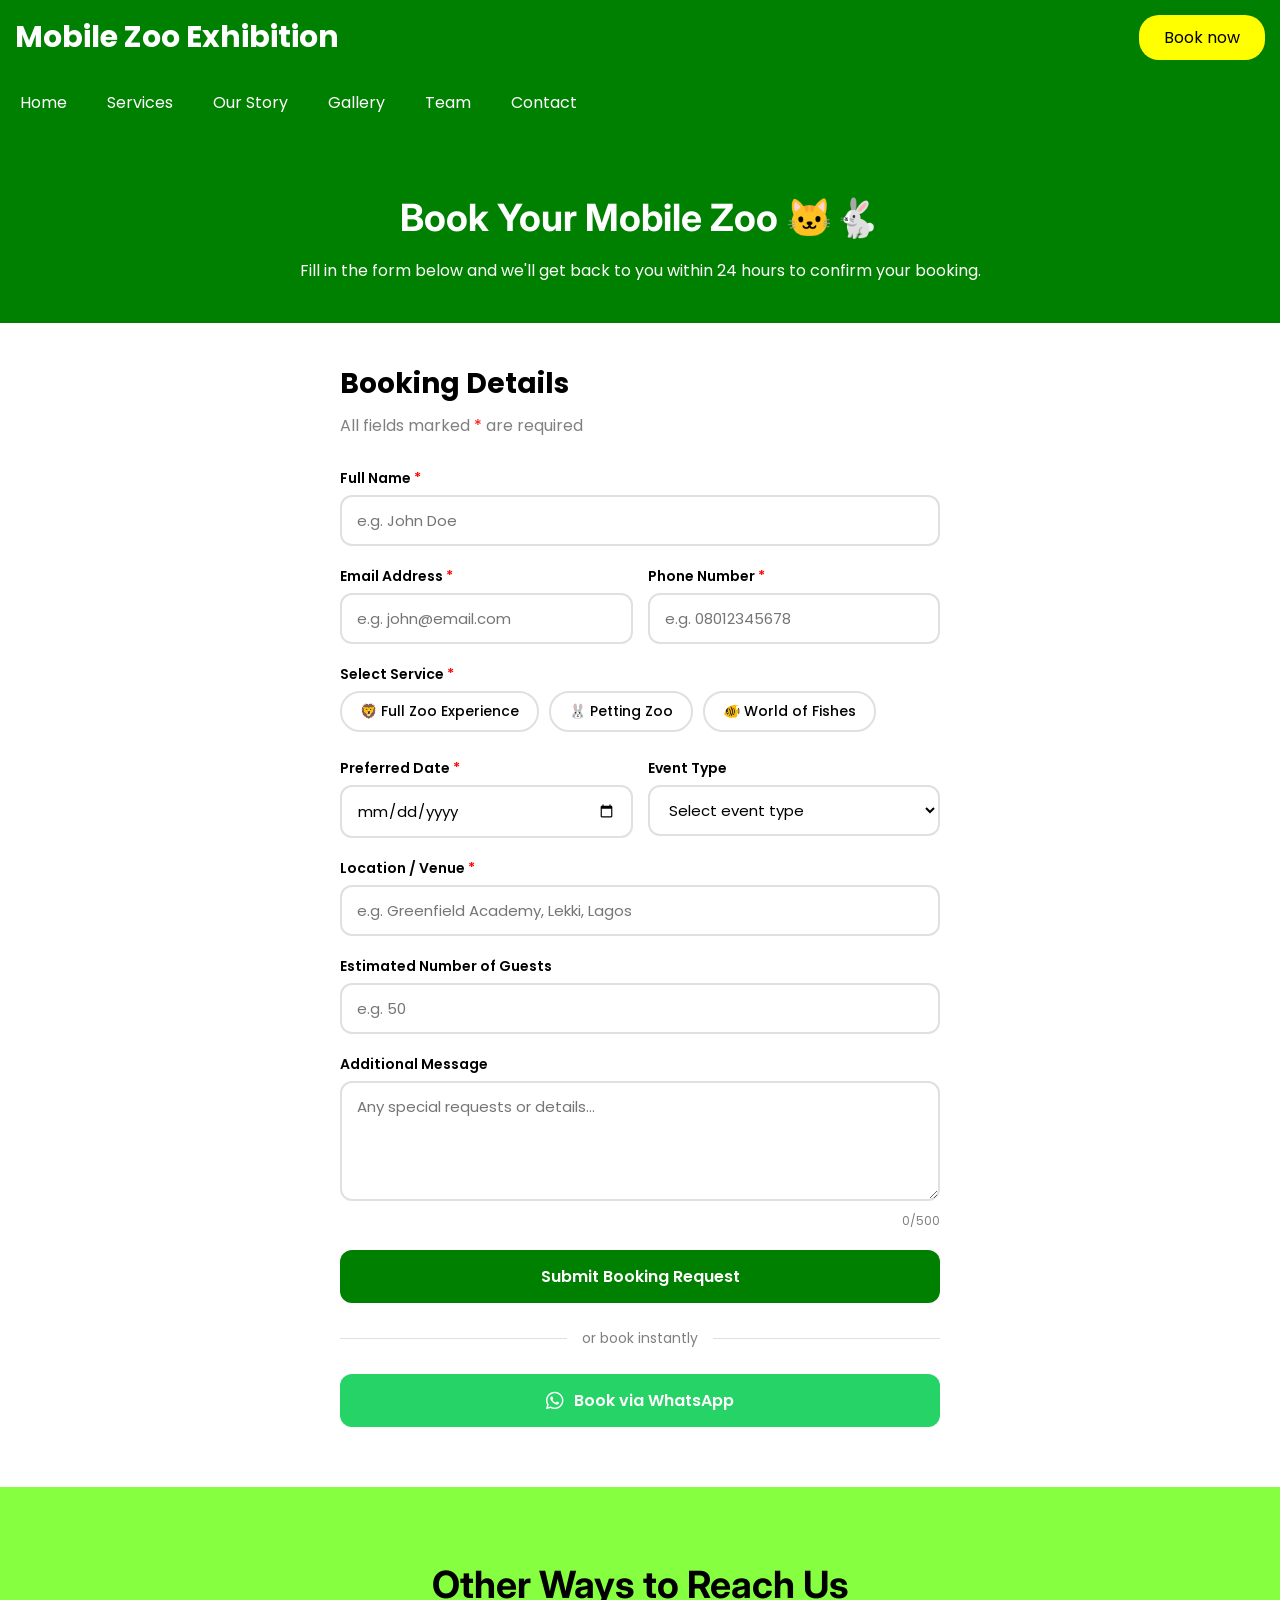
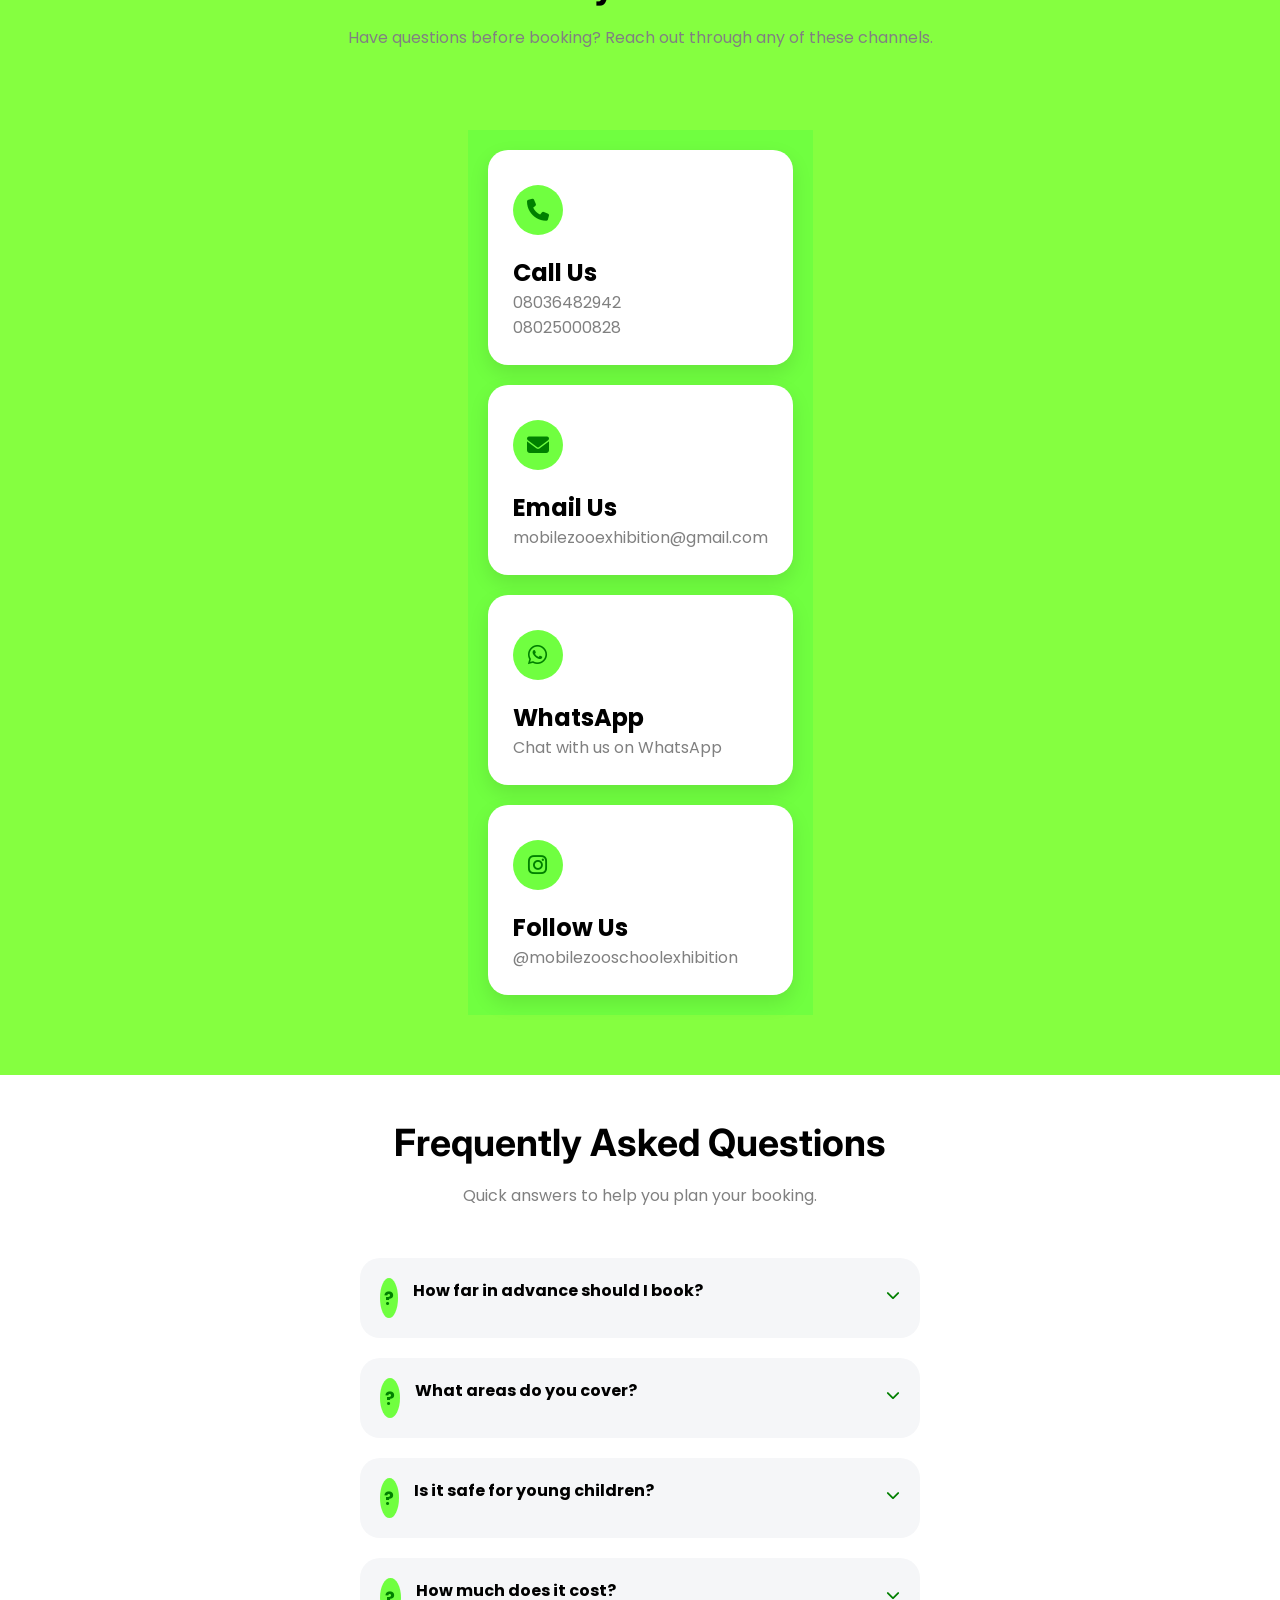
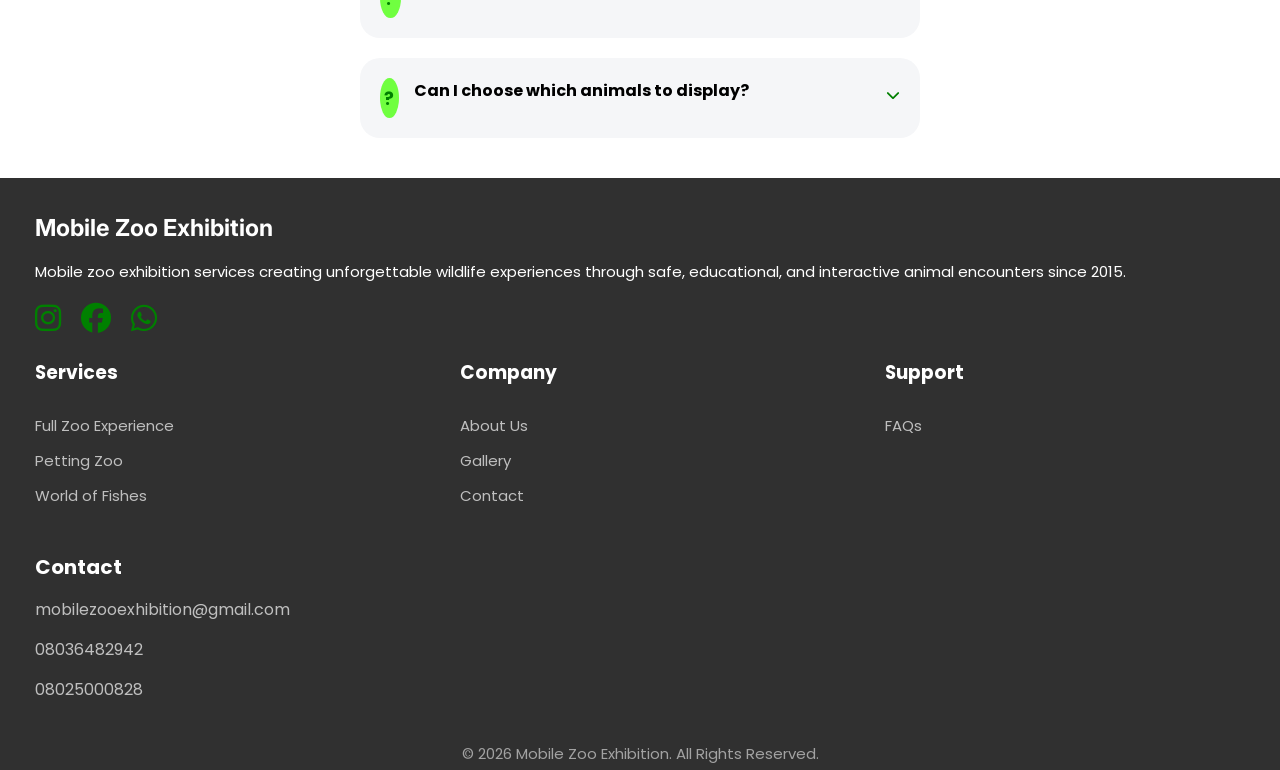
<file: booking.html>
<!doctype html>
<html lang="en">
  <head>
    <meta charset="UTF-8" />
    <meta name="viewport" content="width=device-width, initial-scale=1.0" />
    <title>Book Now - Mobile Zoo Exhibition</title>
    <link rel="stylesheet" href="zoo.css" />
    <link
      href="https://fonts.googleapis.com/icon?family=Material+Icons"
      rel="stylesheet"
    />
    <link
      href="https://fonts.googleapis.com/css2?family=Inter:wght@300;400;600;700&display=swap"
      rel="stylesheet"
    />
    <link
      href="https://fonts.googleapis.com/css2?family=Poppins:wght@300;400;500;600;700&display=swap"
      rel="stylesheet"
    />
    <link
      rel="stylesheet"
      href="https://cdnjs.cloudflare.com/ajax/libs/font-awesome/6.5.0/css/all.min.css"
    />

    <link rel="stylesheet" href="booking.css" />
  </head>
  <body>
    <!-- HERO -->
    <section class="team1">
      <div class="intro4">
        <h1>Book Your Mobile Zoo 🐱🐇</h1>
      </div>
      <p>
        Fill in the form below and we'll get back to you within 24 hours to
        confirm your booking.
      </p>
    </section>
    <!-- BOOKING FORM -->
    <section class="booking-section">
      <h1>Booking Details</h1>
      <p>All fields marked <span style="color: red">*</span> are required</p>

      <!-- Email reciever can be changed by the form ID-->
      <form
        id="booking-form"
        action="https://formsubmit.co/ajax/mobilezooexhibition@gmail.com"
        method="POST"
      >
        <input type="text" name="_honey" class="hp-field" />

        <input type="hidden" name="_captcha" value="false" />

        <input type="hidden" name="_subject" value="New Mobile Zoo Booking!" />
        <!-- Auto-reply -->
        <input
          type="hidden"
          name="_autoresponse"
          value="Thank you for booking with Mobile Zoo Exhibition! We received your request and will confirm your booking within 24 hours. For urgent enquiries, call 08036482942 or 08025000828."
        />
        <div class="form-group">
          <label>Full Name <span class="required">*</span></label>
          <input
            type="text"
            name="Full Name"
            id="name"
            placeholder="e.g. John Doe"
            required
          />
          <div class="error-msg" id="name-error">
            Please enter your full name
          </div>
        </div>
        <div class="form-row">
          <div class="form-group">
            <label>Email Address <span class="required">*</span></label>
            <input
              type="email"
              name="Email"
              id="email"
              placeholder="e.g. john@email.com"
              required
            />
            <div class="error-msg" id="email-error">
              Please enter a valid email
            </div>
          </div>
          <div class="form-group">
            <label>Phone Number <span class="required">*</span></label>
            <input
              type="tel"
              name="Phone"
              id="phone"
              placeholder="e.g. 08012345678"
              required
            />
            <div class="error-msg" id="phone-error">
              Please enter your phone number
            </div>
          </div>
        </div>
        <div class="form-group">
          <label>Select Service <span class="required">*</span></label>
          <div class="service-options" id="services-group">
            <div class="service-option">
              <input
                type="checkbox"
                name="Service"
                id="svc1"
                value="Full Zoo Experience"
              />
              <label for="svc1">🦁 Full Zoo Experience</label>
            </div>
            <div class="service-option">
              <input
                type="checkbox"
                name="Service"
                id="svc2"
                value="Petting Zoo"
              />
              <label for="svc2">🐰 Petting Zoo</label>
            </div>
            <div class="service-option">
              <input
                type="checkbox"
                name="Service"
                id="svc3"
                value="World of Fishes"
              />
              <label for="svc3">🐠 World of Fishes</label>
            </div>
          </div>
          <div class="error-msg" id="service-error">
            Please select at least one service
          </div>
        </div>
        <div class="form-row">
          <div class="form-group">
            <label>Preferred Date <span class="required">*</span></label>
            <input type="date" name="Date" id="date" required />
            <div class="error-msg" id="date-error">
              Please pick a future date
            </div>
          </div>
          <div class="form-group">
            <label>Event Type</label>
            <select name="Event Type" id="event-type">
              <option value="" disabled selected>Select event type</option>
              <option value="School Visit">School Visit</option>
              <option value="Birthday Party">Birthday Party</option>
              <option value="Community Event">Community Event</option>
              <option value="Corporate Event">Corporate Event</option>
              <option value="Festival">Festival</option>
              <option value="Other">Other</option>
            </select>
          </div>
        </div>
        <div class="form-group">
          <label>Location / Venue <span class="required">*</span></label>
          <input
            type="text"
            name="Location"
            id="location"
            placeholder="e.g. Greenfield Academy, Lekki, Lagos"
            required
          />
          <div class="error-msg" id="location-error">
            Please enter the event location
          </div>
        </div>
        <div class="form-group">
          <label>Estimated Number of Guests</label>
          <input
            type="number"
            name="Guests"
            id="guests"
            placeholder="e.g. 50"
            min="1"
          />
        </div>
        <div class="form-group">
          <label>Additional Message</label>
          <textarea
            name="Message"
            id="message"
            placeholder="Any special requests or details..."
            maxlength="500"
          ></textarea>
          <div class="char-count"><span id="char-num">0</span>/500</div>
        </div>
        <button type="submit" class="submit-btn" id="submit-btn">
          <span class="spinner" id="spinner"></span>
          <span id="btn-text">Submit Booking Request</span>
        </button>
      </form>
      <div class="divider"><span>or book instantly</span></div>
      <a href="#" id="whatsapp-link" class="whatsapp-btn" target="_blank">
        <i class="fa-brands fa-whatsapp"></i>
        Book via WhatsApp
      </a>
    </section>
    <!-- CONTACT INFO -->
    <section class="team4">
      <div class="contact-new">
        <h2>Other Ways to Reach Us</h2>
      </div>
      <div class="contact-new-text">
        Have questions before booking? Reach out through any of these channels.
      </div>
      <div class="contact-item1">
        <div class="comments">
          <div class="comment">
            <div class="icon-circles2">
              <i class="fa-solid fa-phone"></i>
            </div>
            <h2>Call Us</h2>
            <p>
              <a
                href="tel:08036482942"
                style="color: grey; text-decoration: none"
                >08036482942</a
              >
            </p>
            <p>
              <a
                href="tel:08025000828"
                style="color: grey; text-decoration: none"
                >08025000828</a
              >
            </p>
          </div>
          <div class="comment">
            <div class="icon-circles2">
              <i class="fa-solid fa-envelope"></i>
            </div>
            <h2>Email Us</h2>
            <p>
              <a
                href="mailto:mobilezooexhibition@gmail.com"
                style="color: grey; text-decoration: none"
                >mobilezooexhibition@gmail.com</a
              >
            </p>
          </div>
          <div class="comment">
            <div class="icon-circles2">
              <i class="fa-brands fa-whatsapp"></i>
            </div>
            <h2>WhatsApp</h2>
            <p>
              <a
                href="https://wa.me/2348036482942"
                target="_blank"
                style="color: grey; text-decoration: none"
                >Chat with us on WhatsApp</a
              >
            </p>
          </div>
          <div class="comment">
            <div class="icon-circles2">
              <i class="fa-brands fa-instagram"></i>
            </div>
            <h2>Follow Us</h2>
            <p>
              <a
                href="https://instagram.com/mobilezooschoolexhibition"
                target="_blank"
                style="color: grey; text-decoration: none"
                >@mobilezooschoolexhibition</a
              >
            </p>
          </div>
        </div>
      </div>
    </section>
    <!-- FAQ -->
    <section id="faq">
      <div class="contact-new">
        <h2>Frequently Asked Questions</h2>
      </div>
      <div class="contact-new-text">
        Quick answers to help you plan your booking.
      </div>
      <div class="faq-section">
        <div class="faq-card">
          <div class="faq-icon">?</div>
          <div class="faq-content">
            <div class="faq-question">
              <h3>How far in advance should I book?</h3>
              <i class="fa-solid fa-chevron-down"></i>
            </div>
            <div class="faq-answer">
              <p>
                We recommend booking at least 1–2 weeks in advance to secure
                your preferred date. However, we do accommodate last-minute
                requests when possible.
              </p>
            </div>
          </div>
        </div>
        <div class="faq-card">
          <div class="faq-icon">?</div>
          <div class="faq-content">
            <div class="faq-question">
              <h3>What areas do you cover?</h3>
              <i class="fa-solid fa-chevron-down"></i>
            </div>
            <div class="faq-answer">
              <p>
                We cover Lagos and surrounding areas. For locations outside
                Lagos, please contact us directly to discuss logistics and any
                additional fees.
              </p>
            </div>
          </div>
        </div>
        <div class="faq-card">
          <div class="faq-icon">?</div>
          <div class="faq-content">
            <div class="faq-question">
              <h3>Is it safe for young children?</h3>
              <i class="fa-solid fa-chevron-down"></i>
            </div>
            <div class="faq-answer">
              <p>
                Absolutely! All our animals are well-trained and handled by
                certified professionals. We follow strict safety protocols and
                every session is supervised.
              </p>
            </div>
          </div>
        </div>
        <div class="faq-card">
          <div class="faq-icon">?</div>
          <div class="faq-content">
            <div class="faq-question">
              <h3>How much does it cost?</h3>
              <i class="fa-solid fa-chevron-down"></i>
            </div>
            <div class="faq-answer">
              <p>
                Pricing depends on the service package and event size. Submit a
                booking request or call us at 08036482942 for a personalized
                quote.
              </p>
            </div>
          </div>
        </div>
        <div class="faq-card">
          <div class="faq-icon">?</div>
          <div class="faq-content">
            <div class="faq-question">
              <h3>Can I choose which animals to display?</h3>
              <i class="fa-solid fa-chevron-down"></i>
            </div>
            <div class="faq-answer">
              <p>
                Yes! You can request specific animals based on the service
                package you choose. Let us know your preferences in the message
                field when booking.
              </p>
            </div>
          </div>
        </div>
      </div>
    </section>
    <!-- FOOTER -->
    <footer class="end">
      <div class="service2">
        <h3>Mobile Zoo Exhibition</h3>
      </div>
      <div class="into4">
        Mobile zoo exhibition services creating unforgettable wildlife
        experiences through safe, educational, and interactive animal encounters
        since 2015.
      </div>
      <div class="icons">
        <a
          href="https://instagram.com/mobilezooschoolexhibition"
          target="_blank"
          class="insta-link"
        >
          <i class="fa-brands fa-instagram"></i>
        </a>
        <a
          href="https://facebook.com/mobilezooschoolexhibition"
          target="_blank"
          class="insta-link"
        >
          <i class="fa-brands fa-facebook"></i>
        </a>
        <a
          href="https://wa.me/2348036482942"
          target="_blank"
          class="insta-link"
        >
          <i class="fa-brands fa-whatsapp"></i>
        </a>
      </div>
      <div class="footer-container">
        <div class="footer-column">
          <h3>Services</h3>
          <a href="index.html#services">Full Zoo Experience</a>
          <a href="index.html#services">Petting Zoo</a>
          <a href="index.html#services">World of Fishes</a>
        </div>
        <div class="footer-column">
          <h3>Company</h3>
          <a href="index.html#story">About Us</a>
          <a href="gallery.html">Gallery</a>
          <a href="contact.html">Contact</a>
        </div>
        <div class="footer-column">
          <h3>Support</h3>
          <a href="contact.html#faq">FAQs</a>
        </div>
      </div>
      <div class="contact2">Contact</div>
      <p class="contact3">
        <a href="mailto:mobilezooexhibition@gmail.com"
          >mobilezooexhibition@gmail.com</a
        >
      </p>
      <p class="contact3">
        <a href="tel:08036482942">08036482942</a>
      </p>
      <p class="contact3">
        <a href="tel:08025000828">08025000828</a>
      </p>
      <div class="footer-text">
        © 2026 Mobile Zoo Exhibition. All Rights Reserved.
      </div>
    </footer>
    <!-- SUCCESS POPUP -->
    <div class="success-overlay" id="success-overlay">
      <div class="success-box">
        <div class="check-circle">
          <i class="fa-solid fa-check"></i>
        </div>
        <h2>Booking Request Sent!</h2>
        <p>
          Thank you! We'll confirm your booking within 24 hours. Check your
          email for a confirmation message.
        </p>
        <button onclick="closeSuccess()">Done</button>
      </div>
    </div>

    <script src="booking.js"></script>
    <script src="menu.js"></script>
    <script src="zoo.js"></script>
  </body>
</html>
</file>
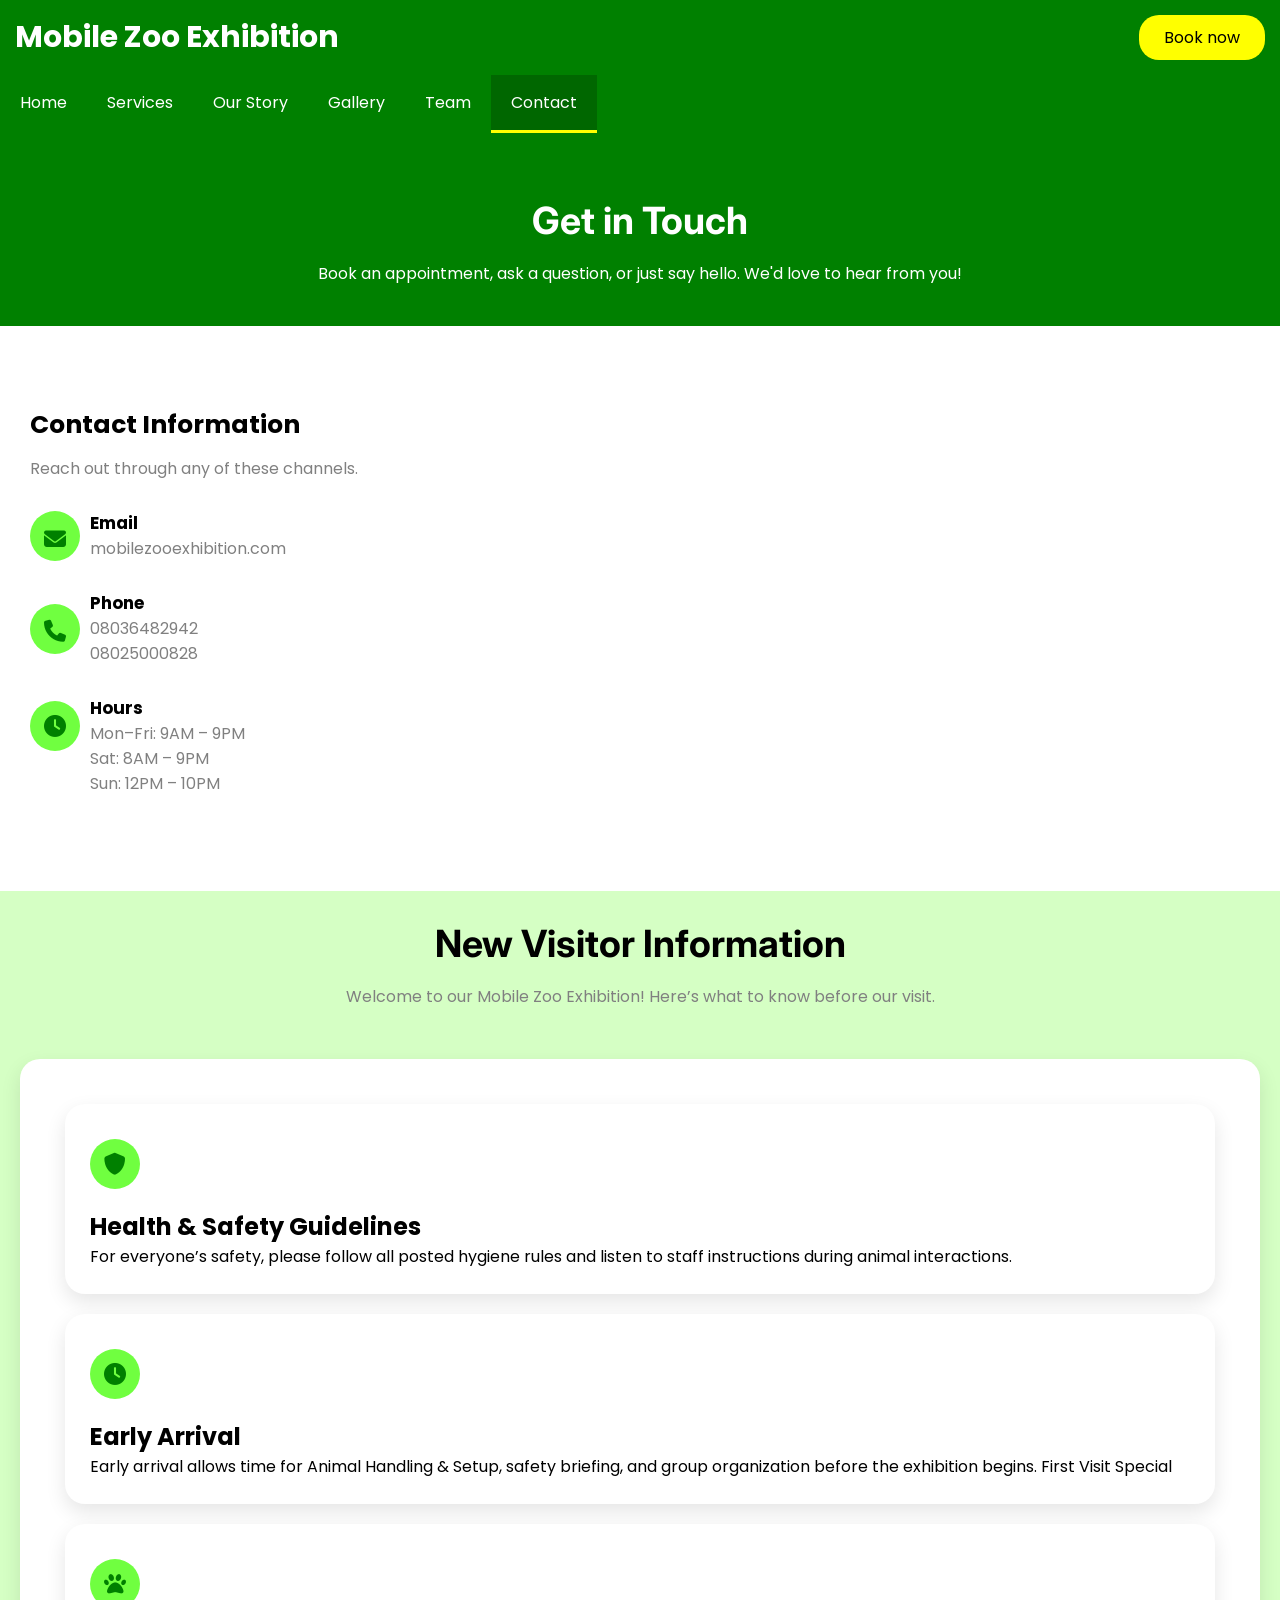
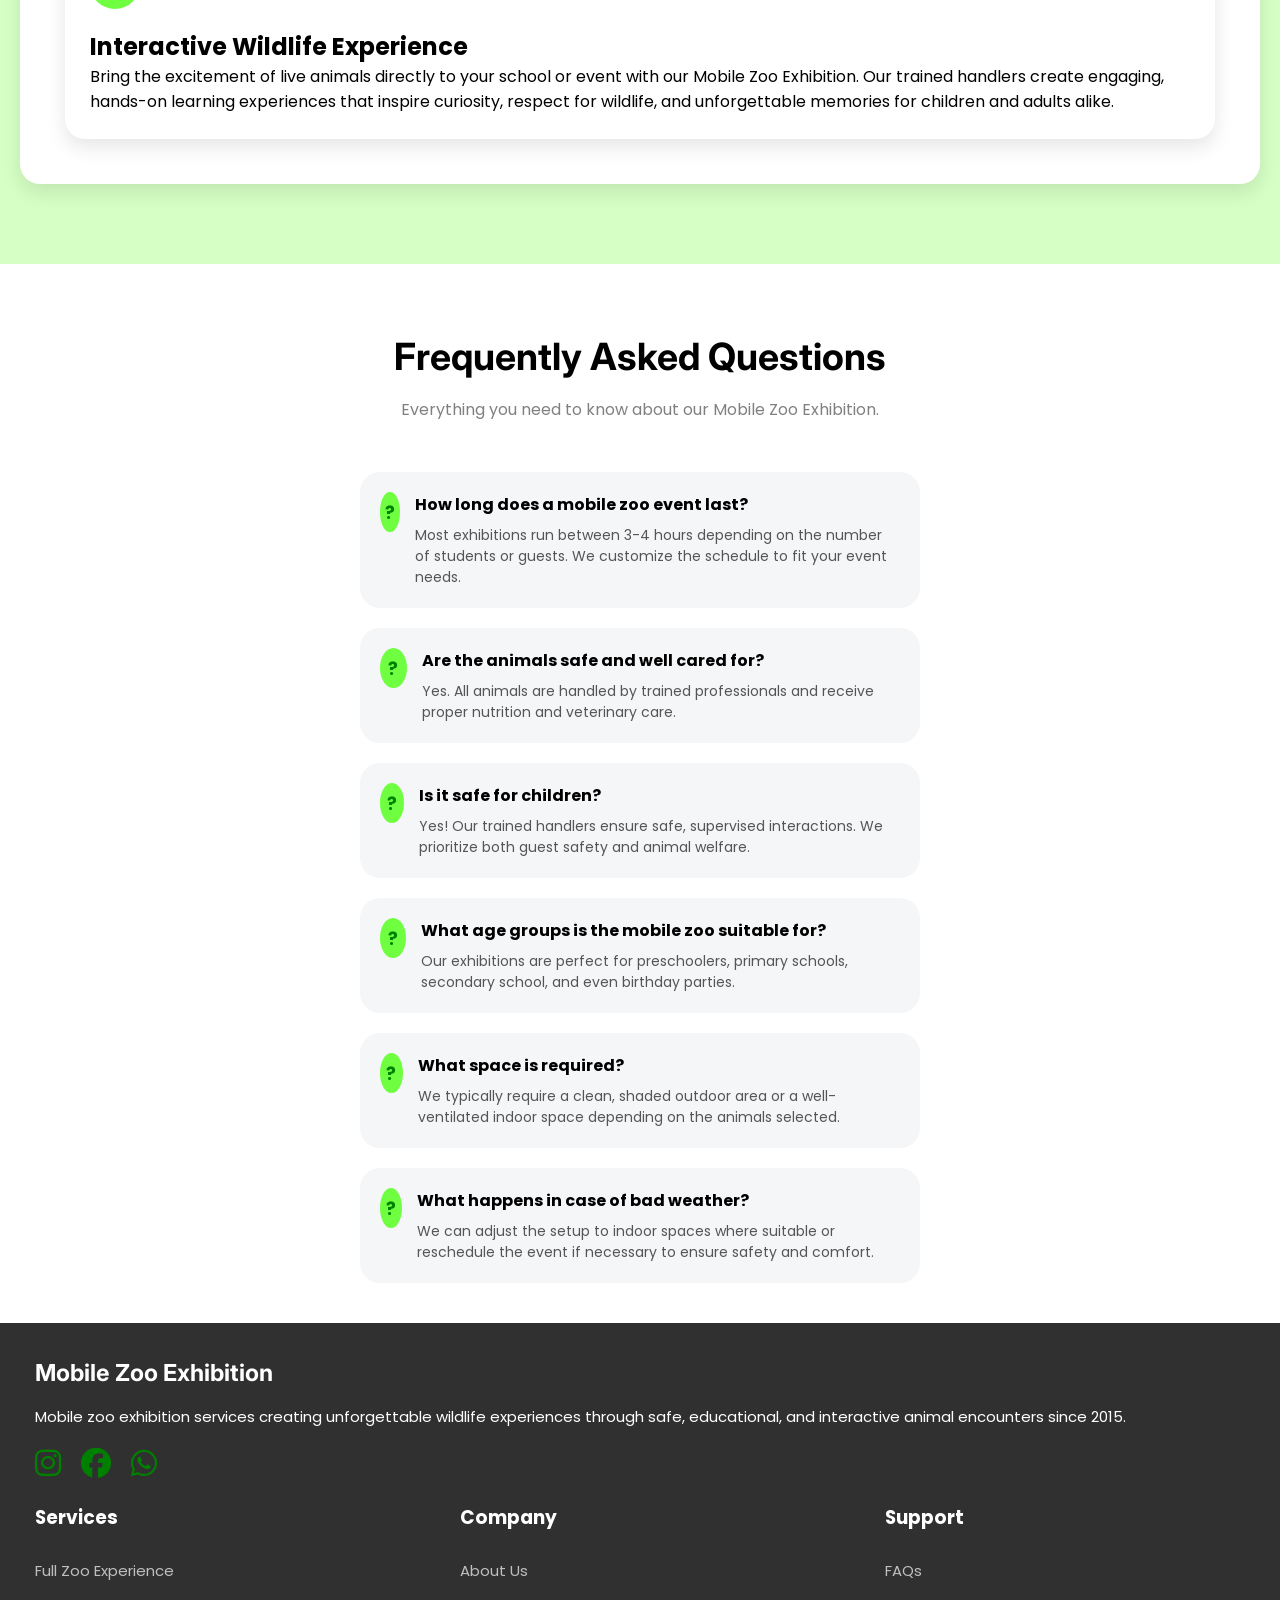
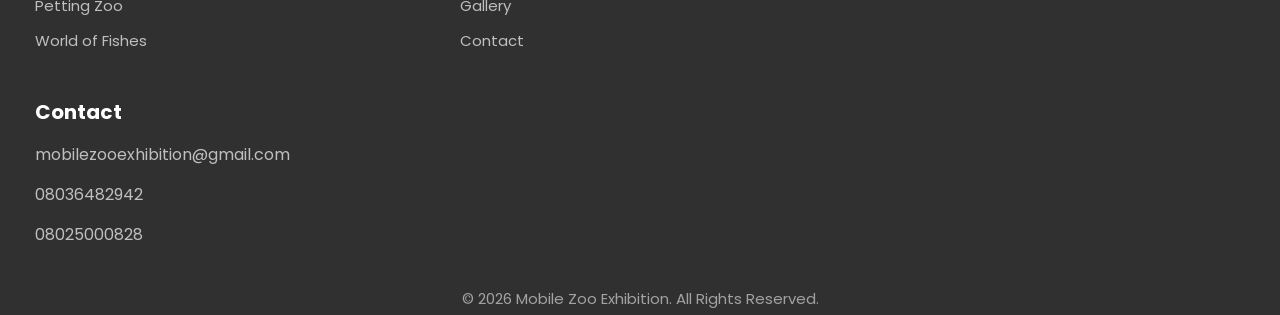
<file: contact.html>
<!doctype html>
<html lang="en">
  <head>
    <meta charset="UTF-8" />
    <meta name="viewport" content="width=device-width, initial-scale=1.0" />
    <title>Mobile Zoo Exhibition</title>
    <link rel="stylesheet" href="zoo.css" />
    <link
      href="https://fonts.googleapis.com/icon?family=Material+Icons"
      rel="stylesheet"
    />
    <link
      href="https://fonts.googleapis.com/css2?family=Inter:wght@300;400;600;700&display=swap"
      rel="stylesheet"
    />
    <link
      rel="stylesheet"
      href="https://cdnjs.cloudflare.com/ajax/libs/font-awesome/6.5.0/css/all.min.css"
    />

  </head>
  <body>
    <section class="team1">
      <div class="intro4">
        <h1>Get in Touch</h1>
      </div>
      Book an appointment, ask a question, or just say hello. We'd love to hear
      from you!
    </section>

    <section>
      <h3 class="book1">Contact Information</h3>
      <div class="contact-text1">Reach out through any of these channels.</div>
      <div class="contact-item">
        <div class="icon-circle">
          <i class="fa-solid fa-envelope"></i>
        </div>
        <div class="contact-text">
          <a href="mailto:mobilezooexhibition@email.com">
            <h4 class="big">Email</h4>
            <p>mobilezooexhibition.com</p>
          </a>
        </div>
      </div>

      <div class="contact-item">
        <div class="icon-circle">
          <i class="fa-solid fa-phone"></i>
        </div>
        <div class="contact-text">
          <a href="tel:08036482942">
            <h4 class="big">Phone</h4>
            <p>08036482942</p></a
          >
          <a href="tel:08025000828"> <p>08025000828</p></a>
        </div>
      </div>

      <div class="contact-item">
        <div class="icon-circles">
          <i class="fa-solid fa-clock"></i>
        </div>

        <div class="contact-texts">
          <h4 class="big">Hours</h4>
          <p>Mon–Fri: 9AM – 9PM</p>
          <p>Sat: 8AM – 9PM</p>
          <p class="last">Sun: 12PM – 10PM</p>
        </div>
      </div>
    </section>

    <section class="about-us">
      <div class="contact-new"><h2>New Visitor Information</h2></div>
      <div class="contact-new-text">
        Welcome to our Mobile Zoo Exhibition! Here’s what to know before our
        visit.
      </div>

      <div class="comment">
        <div class="comment">
          <div class="icon-circles2">
            <i class="fa-solid fa-shield"></i>
          </div>

          <h2>Health & Safety Guidelines</h2>
          <p>
            For everyone’s safety, please follow all posted hygiene rules and
            listen to staff instructions during animal interactions.
          </p>
        </div>

        <div class="comment">
          <div class="icon-circles2">
            <i class="fa-solid fa-clock"></i>
          </div>

          <h2>Early Arrival</h2>
          <p>
            Early arrival allows time for Animal Handling & Setup, safety
            briefing, and group organization before the exhibition begins. First
            Visit Special
          </p>
        </div>

        <div class="comment">
          <div class="icon-circles2">
            <i class="fa-solid fa-paw"></i>
          </div>

          <h2>Interactive Wildlife Experience</h2>
          <p>
            Bring the excitement of live animals directly to your school or
            event with our Mobile Zoo Exhibition. Our trained handlers create
            engaging, hands-on learning experiences that inspire curiosity,
            respect for wildlife, and unforgettable memories for children and
            adults alike.
          </p>
        </div>
      </div>
    </section>

    <section id="faq" class="faq-section">
      <div class="contact-new"><h2>Frequently Asked Questions</h2></div>
      <div class="contact-new-text">
        Everything you need to know about our Mobile Zoo Exhibition.
      </div>
      <div class="faq-card">
        <div class="faq-icon">?</div>
        <div class="faq-content">
          <h3>How long does a mobile zoo event last?</h3>
          <p>
            Most exhibitions run between 3-4 hours depending on the number of
            students or guests. We customize the schedule to fit your event
            needs.
          </p>
        </div>
      </div>

      <div class="faq-card">
        <div class="faq-icon">?</div>
        <div class="faq-content">
          <h3>Are the animals safe and well cared for?</h3>
          <p>
            Yes. All animals are handled by trained professionals and receive
            proper nutrition and veterinary care.
          </p>
        </div>
      </div>

      <div class="faq-card">
        <div class="faq-icon">?</div>
        <div class="faq-content">
          <h3>Is it safe for children?</h3>
          <p>
            Yes! Our trained handlers ensure safe, supervised interactions. We
            prioritize both guest safety and animal welfare.
          </p>
        </div>
      </div>

      <div class="faq-card">
        <div class="faq-icon">?</div>
        <div class="faq-content">
          <h3>What age groups is the mobile zoo suitable for?</h3>
          <p>
            Our exhibitions are perfect for preschoolers, primary schools,
            secondary school, and even birthday parties.
          </p>
        </div>
      </div>

      <div class="faq-card">
        <div class="faq-icon">?</div>
        <div class="faq-content">
          <h3>What space is required?</h3>
          <p>
            We typically require a clean, shaded outdoor area or a
            well-ventilated indoor space depending on the animals selected.
          </p>
        </div>
      </div>

      <div class="faq-card">
        <div class="faq-icon">?</div>
        <div class="faq-content">
          <h3>What happens in case of bad weather?</h3>
          <p>
            We can adjust the setup to indoor spaces where suitable or
            reschedule the event if necessary to ensure safety and comfort.
          </p>
        </div>
      </div>
    </section>

    <footer class="end">
      <div class="service2">
        <h3>Mobile Zoo Exhibition</h3>
      </div>
      <div class="into4">
        Mobile zoo exhibition services creating unforgettable wildlife
        experiences through safe, educational, and interactive animal encounters
        since 2015.
      </div>

      <div class="icons">
        <a
          href="https://instagram.com/mobilezooschoolexhibition"
          target="_blank"
          class="insta-link"
        >
          <i class="fa-brands fa-instagram"></i>
        </a>
        <a
          href="https://facebook.com/mobilezooschoolexhibition"
          target="_blank"
          class="insta-link"
        >
          <i class="fa-brands fa-facebook"></i>
        </a>
        <a
          href="https://wa.me/2348036482942"
          target="_blank"
          class="insta-link"
        >
          <i class="fa-brands fa-whatsapp"></i>
        </a>
      </div>

      <div class="footer-container">
        <div class="footer-column">
          <h3>Services</h3>
          <a href="index.html#services">Full Zoo Experience</a>
          <a href="index.html#services">Petting Zoo</a>
          <a href="index.html#services">World of Fishes</a>
        </div>

        <div class="footer-column">
          <h3>Company</h3>
          <a href="index.html#story">About Us</a>
          <a href="gallery.html">Gallery</a>
          <a href="contact.html">Contact</a>
        </div>

        <div class="footer-column">
          <h3>Support</h3>
          <a href="#faq">FAQs</a>
        </div>
      </div>

      <div class="contact2">Contact</div>
      <p class="contact3">
        <a href="mailto:mobilezooexhibition@gmail.com">
          mobilezooexhibition@gmail.com</a
        >
      </p>
      <p class="contact3">
        <a href="tel:08036482942"> 08036482942</a>
      </p>
      <p class="contact3">
        <a href="tel:08025000828"> 08025000828</a>
      </p>
      <div class="footer-text">
        © 2026 Mobile Zoo Exhibition. All Rights Reserved.
      </div>
    </footer>
  </body>
  <script src="zoo.js"></script>
  <script src="menu.js"></script>
</html>
</file>
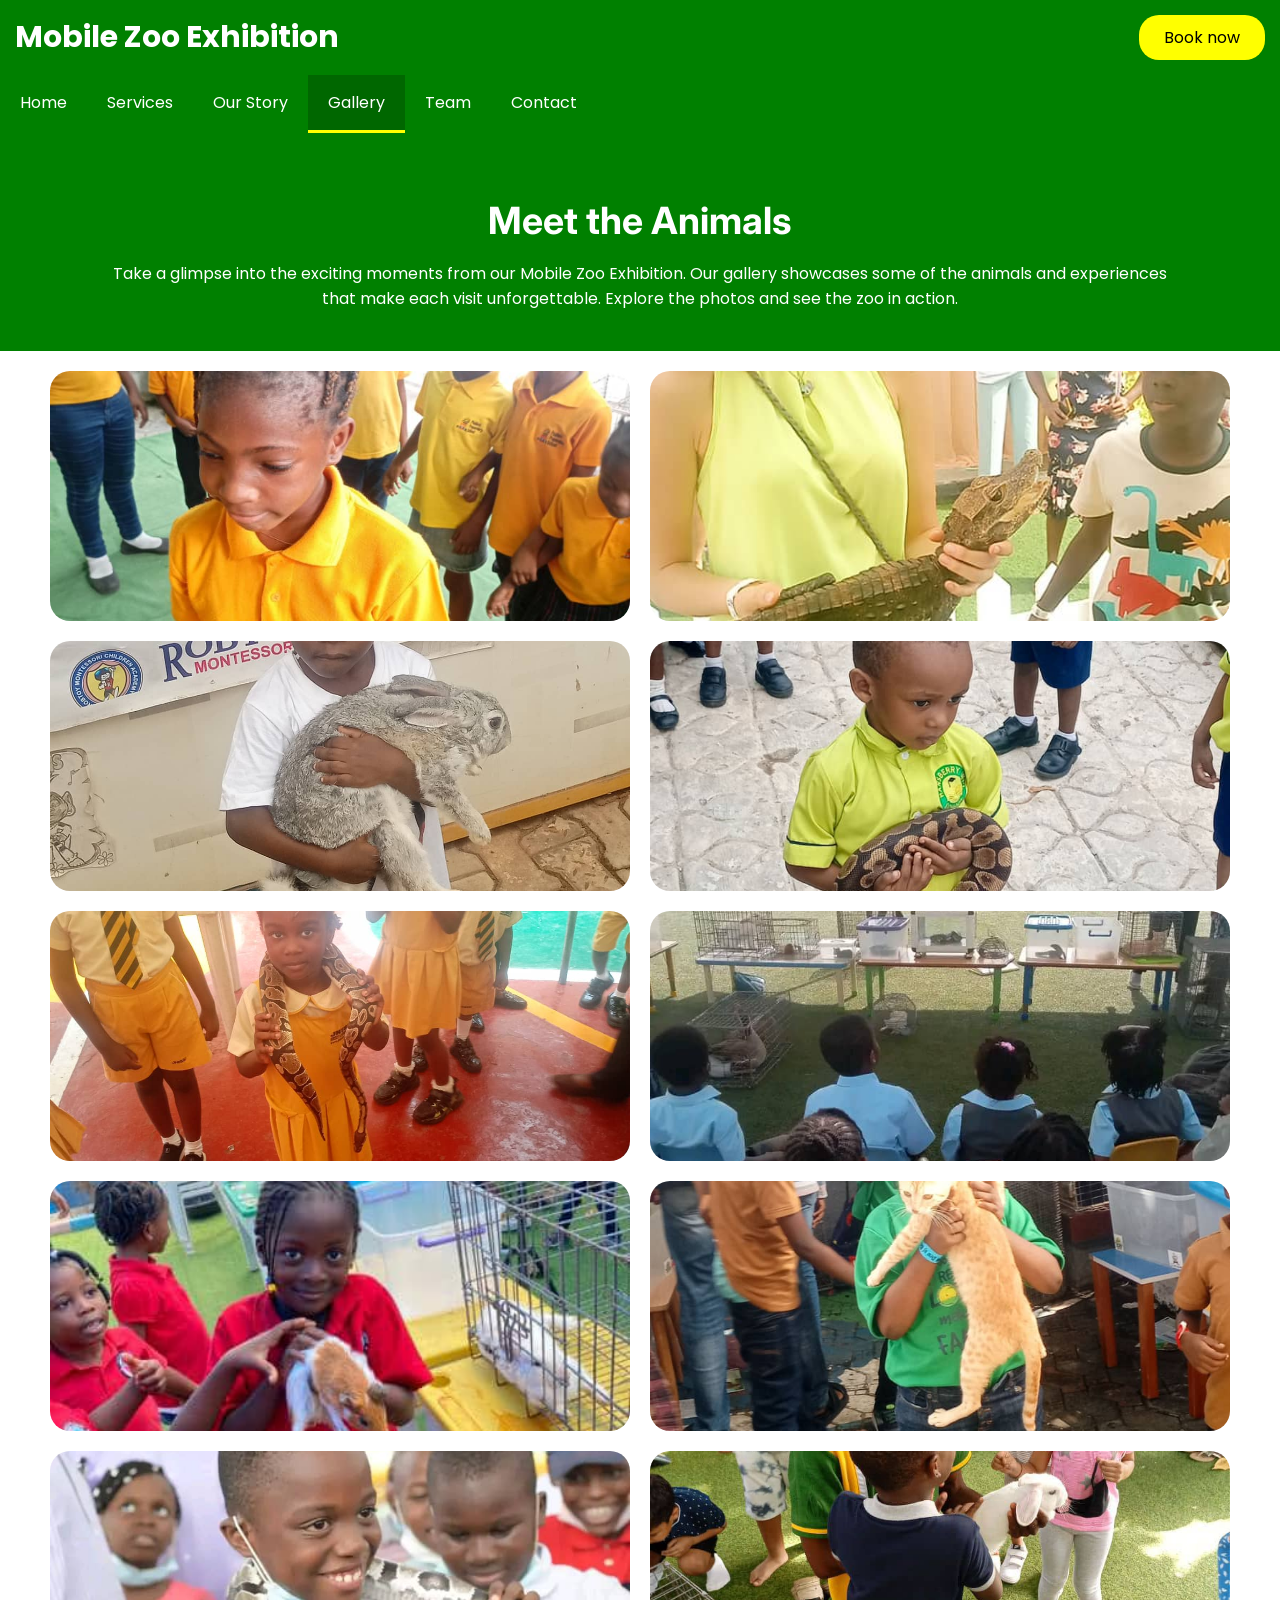
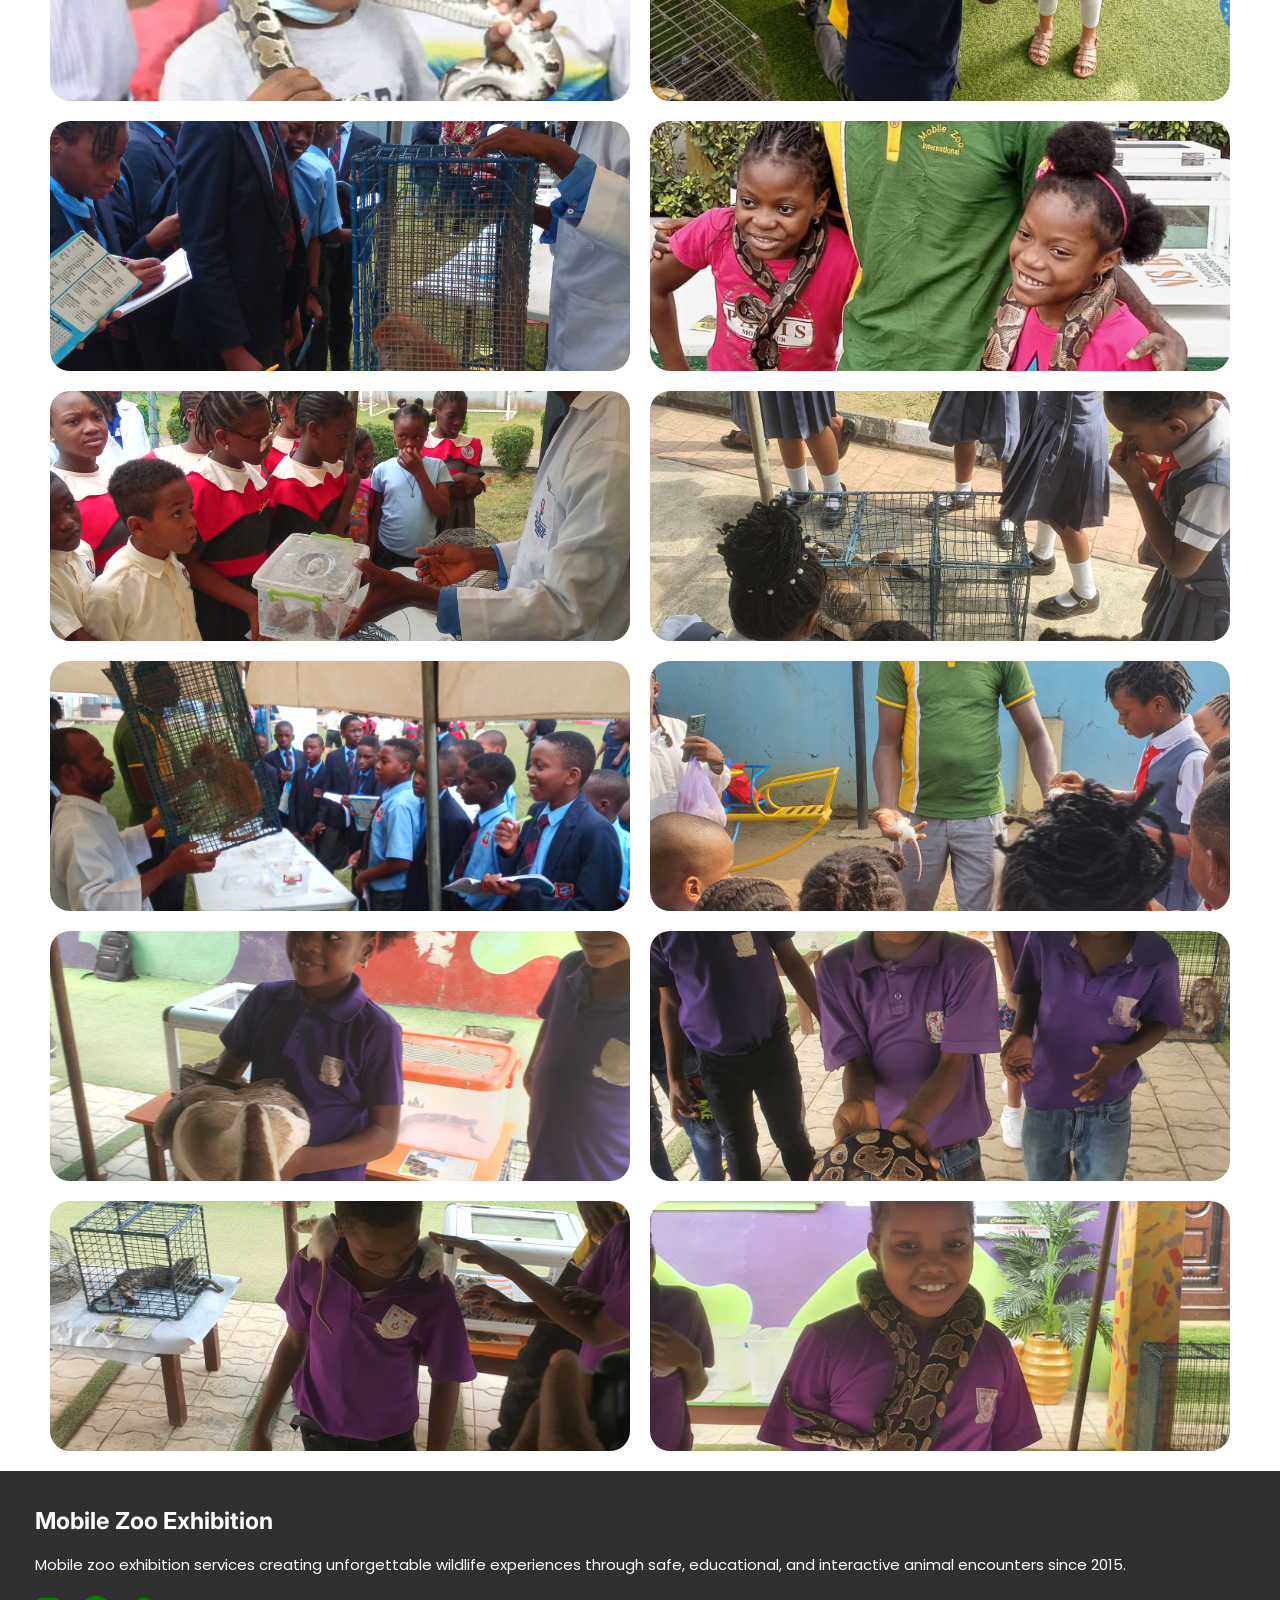
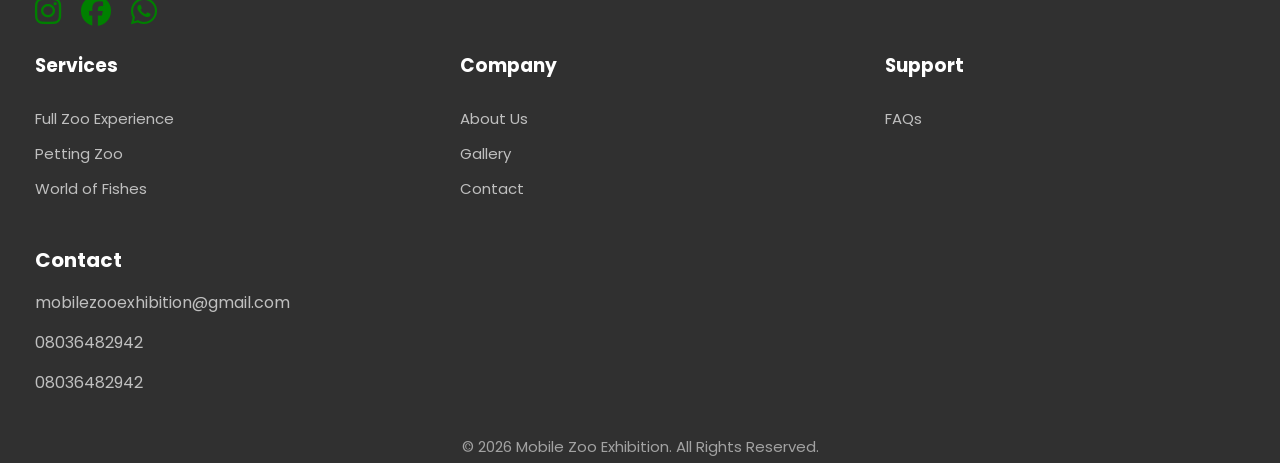
<file: gallery.html>
<!doctype html>
<html lang="en">
  <head>
    <meta charset="UTF-8" />
    <meta name="viewport" content="width=device-width, initial-scale=1.0" />
    <title>Mobile Zoo Exhibition</title>
    <link rel="stylesheet" href="zoo.css" />
    <link
      href="https://fonts.googleapis.com/icon?family=Material+Icons"
      rel="stylesheet"
    />
    <link
      href="https://fonts.googleapis.com/css2?family=Inter:wght@300;400;600;700&display=swap"
      rel="stylesheet"
    />
    <link
      rel="stylesheet"
      href="https://cdnjs.cloudflare.com/ajax/libs/font-awesome/6.5.0/css/all.min.css"
    />

  </head>
  <body>
    <section class="team1">
      <div class="intro4">
        <h1>Meet the Animals</h1>
      </div>
      Take a glimpse into the exciting moments from our Mobile Zoo Exhibition.
      Our gallery showcases some of the animals and experiences that make each
      visit unforgettable. Explore the photos and see the zoo in action.
    </section>

    <section>
      <div class="gallery">
        <img src="Albino.jpg" alt="" />
        <img src="Alligator.jpg" alt="" />
        <img src="Rabbit.jpg" alt="" />
        <img src="Snake.jpg" alt="" />
        <img src="Snake2.jpg" alt="" />
        <img src="students.jpg" alt="" />
        <img src="Guineapig2.jpg" alt="" />
        <img src="cat2.jpg" alt="" />
        <img src="Snake5.jpg" alt="" />
        <img src="Rabbit2.jpg" alt="" />
        <img src="Monkey4.jpg" alt="" />
        <img src="Snake8.jpg" alt="" />
        <img src="Fishes1.jpg" alt="" />
        <img src="Goose2.jpg" alt="" />
        <img src="Monkey3.jpg" alt="" />
        <img src="Rat3.jpg" alt="" />
        <img src="Goose3.jpg" alt="" />
        <img src="Snake6.jpg" alt="" />
        <img src="Rat4.jpg" alt="" />
        <img src="Snake7.jpg" alt="" />
      </div>
    </section>

    <footer class="end">
      <div class="service2">
        <h3>Mobile Zoo Exhibition</h3>
      </div>
      <div class="into4">
        Mobile zoo exhibition services creating unforgettable wildlife
        experiences through safe, educational, and interactive animal encounters
        since 2015.
      </div>

      <div class="icons">
        <a
          href="https://instagram.com/mobilezooschoolexhibition"
          target="_blank"
          class="insta-link"
        >
          <i class="fa-brands fa-instagram"></i>
        </a>
        <a
          href="https://facebook.com/mobilezooschoolexhibition"
          target="_blank"
          class="insta-link"
        >
          <i class="fa-brands fa-facebook"></i>
        </a>
        <a
          href="https://wa.me/2348036482942"
          target="_blank"
          class="insta-link"
        >
          <i class="fa-brands fa-whatsapp"></i>
        </a>
      </div>

      <div class="footer-container">
        <div class="footer-column">
          <h3>Services</h3>
          <a href="#services">Full Zoo Experience</a>
          <a href="#services">Petting Zoo</a>
          <a href="#services">World of Fishes</a>
        </div>

        <div class="footer-column">
          <h3>Company</h3>
          <a href="#story">About Us</a>
          <a href="#gallery">Gallery</a>
          <a href="contact.html">Contact</a>
        </div>

        <div class="footer-column">
          <h3>Support</h3>
          <a href="contact.html#faq">FAQs</a>
        </div>
      </div>

      <div class="contact2">Contact</div>
      <p class="contact3">
        <a href="mailto:mobilezooexhibition@gmail.com">
          mobilezooexhibition@gmail.com</a
        >
      </p>
      <p class="contact3">
        <a href="tel:08036482942"> 08036482942</a>
      </p>
      <p class="contact3">
        <a href="tel:08036482942"> 08036482942</a>
      </p>
      <div class="footer-text">
        © 2026 Mobile Zoo Exhibition. All Rights Reserved.
      </div>
    </footer>

    <script src="zoo.js"></script>
    <script src="menu.js"></script>
  </body>
</html>
</file>
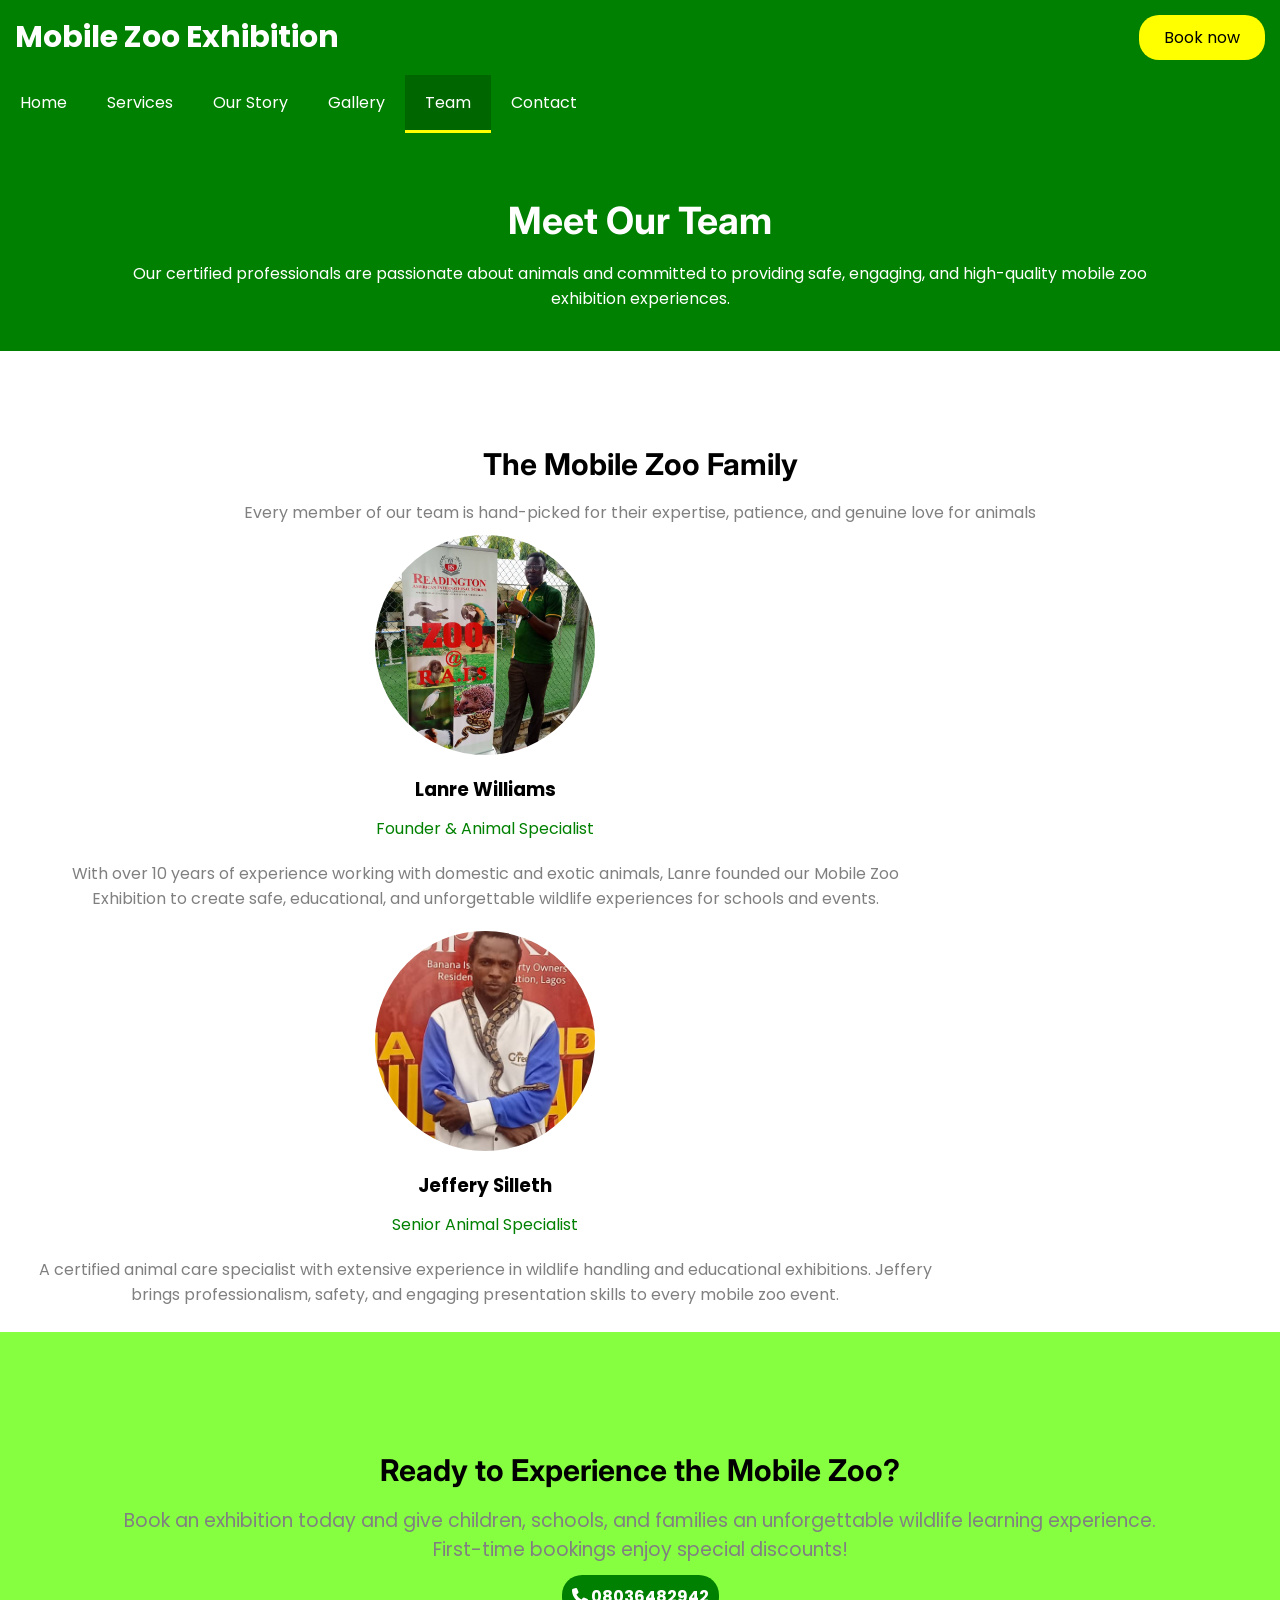
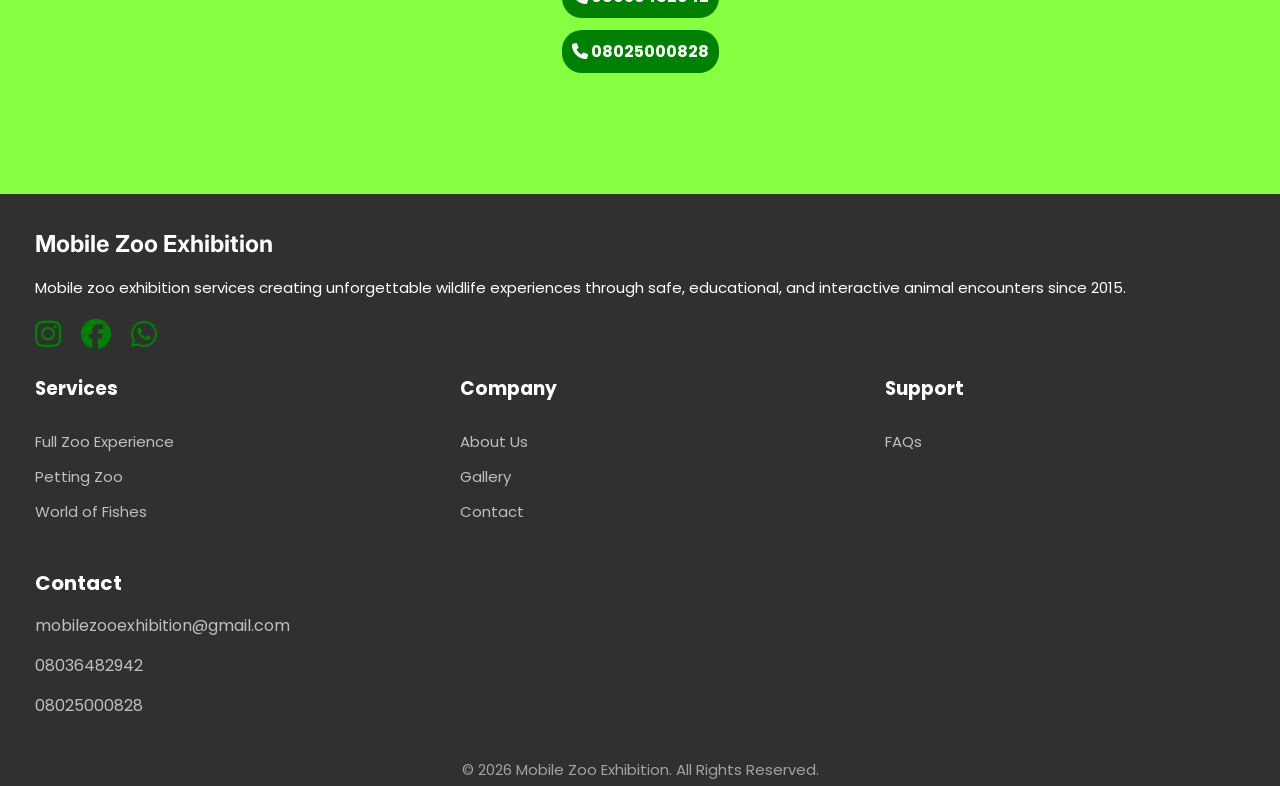
<file: team.html>
<!DOCTYPE html>  <html lang="en">  
<head>  
    <meta charset="UTF-8">  
    <meta name="viewport" content="width=device-width, initial-scale=1.0">
    <title>Mobile Zoo Exhibition</title>  
    <link rel="stylesheet" href="zoo.css">  
    <link href="https://fonts.googleapis.com/icon?family=Material+Icons" rel="stylesheet">  
    <link href="https://fonts.googleapis.com/css2?family=Inter:wght@300;400;600;700&display=swap" rel="stylesheet">  
    <link rel="stylesheet" href="https://cdnjs.cloudflare.com/ajax/libs/font-awesome/6.5.0/css/all.min.css">

</head>  
<body>  
    
<section class="team1">
    <div class="intro4">
        <h1>Meet Our Team</h1>
    </div>
        
    Our certified professionals are passionate about animals and committed to providing safe, engaging, and high-quality mobile zoo exhibition experiences.
</section>

<section class="team2">
    <div class="services">
        <h2 >The Mobile Zoo Family</h2>
    </div>
        
    
    <div class="into5">
        Every member of our team is hand-picked for their expertise, patience, and genuine love for animals
    </div>
    
<div class="gallery2">
        <div class="pic-text">
            <div class="picsssss">
                <img src="Lanre.jpg" alt="">
            </div>
            <h3>Lanre Williams</h3>
            <p class="pic-title">
                Founder & Animal Specialist
            </p>
            <p class="pic-texts">
                With over 10 years of experience working with domestic and exotic animals, Lanre founded our Mobile Zoo Exhibition to create safe, educational, and unforgettable wildlife experiences for schools and events.
            </p>
      
        </div>  </div>
<div class="gallery2">
        <div class="pic-text">
            <div class="picsssss">
                <img src="Jeffery.jpg" alt="">
            </div>
            <h3>Jeffery Silleth</h3>
            <p class="pic-titles">
                Senior Animal Specialist
            </p>
            <p class="pic-texts">
                A certified animal care specialist with extensive experience in wildlife handling and educational exhibitions. Jeffery brings professionalism, safety, and engaging presentation skills to every mobile zoo event.
            </p>
        </div>
    </div>

</section>

<section class="team4">
    <div class="services">
    <h2>Ready to Experience the Mobile Zoo?</h2>
</div>
<div class="into3">Book an exhibition today and give children, schools, and families an unforgettable wildlife learning experience. First-time bookings enjoy special discounts!</div>
<div class="call-btns3">
      <a href="tel:08036482942" class="call-btn"><i class="fa-solid fa-phone"></i> 08036482942</a></div>
      
     <div class="call-btns2"><a href="tel:08025000828" class="call-btn"><i class="fa-solid fa-phone"></i> 08025000828</a>
     </div>
    
</section>


<footer class="end">
    <div class="service2">
        <h3>Mobile Zoo Exhibition </h3> 
    </div>
    <div class="into4">Mobile zoo exhibition services creating unforgettable wildlife experiences through safe, educational, and interactive animal encounters since 2015.</div>
    
    <div class="icons">
        <a href="https://instagram.com/mobilezooschoolexhibition" target="_blank" class="insta-link">
        <i class="fa-brands fa-instagram"></i>
    </a>
<a href="https://facebook.com/mobilezooschoolexhibition" target="_blank" class="insta-link">
        <i class="fa-brands fa-facebook"></i>
    </a>
<a href="https://wa.me/2348036482942" target="_blank" class="insta-link">
        <i class="fa-brands fa-whatsapp"></i>
    </a>
</div>

<div class="footer-container">

    <div class="footer-column">
      <h3>Services</h3>
      <a href="index.html#services">Full Zoo Experience</a>
      <a href="index.html#services">Petting Zoo</a>
      <a href="index.html#services">World of Fishes</a>
    </div>

    <div class="footer-column">
      <h3>Company</h3>
      <a href="index.html#story">About Us</a>
      <a href=.htmlery.html">Gallery</a>
      <a href="contact.html">Contact</a>
    </div>

    <div class="footer-column">
      <h3>Support</h3>
      <a href="contact.html#faq">FAQs</a>
    </div>

  </div>
  
  <div class="contact2">
      Contact
  </div>
  <p class="contact3">
      <a href="mailto:mobilezooexhibition@gmail.com">
    mobilezooexhibition@gmail.com</a>
  </p>
  <p class="contact3">
      <a href="tel:08036482942">
    08036482942</a>
  </p>
   <p class="contact3">
      <a href="tel:08025000828">
    08025000828</a>
  </p>
  <div class="footer-text">
        © 2026 Mobile Zoo Exhibition. All Rights Reserved.
    </div>
</footer>
</body>  

<script src="zoo.js"></script>
<script src="menu.js"></script>
</html>
</file>
<file: zoo.css>
@import url("https://fonts.googleapis.com/css2?family=Poppins:wght@300;400;500;600;700&display=swap");

* {
  margin: 0;
  padding: 0;
  box-sizing: border-box;
}

body {
  font-family: "Poppins", sans-serif;
  background: white;
  overflow-x: hidden;
}

html {
  scroll-behavior: smooth;
}

section {
  scroll-margin-top: 100px;
}

.menu {
  background: green;
  color: white;
  position: sticky;
  top: 0;
  z-index: 100;
  transition: box-shadow 0.3s ease;
}

.menu.scrolled {
  box-shadow: 0 4px 15px rgba(0, 0, 0, 0.3);
}

#menu-toggle {
  display: none;
}

.menu-logo {
  display: flex;
  justify-content: space-between;
  align-items: center;
  padding: 15px;
}

.zoo-logo {
  font-size: 30px;
  font-weight: bold;
}

.buttons2 {
  text-decoration: none;
  padding: 10px 25px;
  margin-left: 80px;
  background-color: yellow;
  border-radius: 20px;
  color: black;
  transition:
    opacity 0.3s,
    transform 0.3s;
}

.buttons2:hover {
  opacity: 0.85;
  transform: scale(1.05);
}

.buttons:hover {
  background-color: green;
}

.menu-logo label {
  display: none;
  cursor: pointer;
}

.menu-logo label::before {
  content: "menu";
  font-family: "Material Icons";
  font-size: 32px;
}

.items {
  display: flex;
}

.item {
  padding: 15px 20px;
  color: white;
  text-decoration: none;
  transition: background 0.3s;
}

.item:hover {
  background: rgba(0, 0, 0, 0.15);
}

.item.active {
  background: rgba(0, 0, 0, 0.2);
  border-bottom: 3px solid yellow;
}

@media (max-width: 700px) {
  .menu-logo label {
    display: block;
  }

  .items {
    flex-direction: column;
    max-height: 0;
    overflow: hidden;
    transition: max-height 0.4s ease;
  }

  .buttons2 {
    margin-left: 20px;
    padding: 8px 15px;
    font-size: 14px;
  }

  .book {
    margin-left: 0;
  }

  .zoo-logo {
    font-size: 30px;
  }

  .team1,
  .team4 {
    padding: 30px 20px;
  }

  #menu-toggle:checked ~ .items {
    max-height: 600px;
  }

  #menu-toggle:checked + .menu-logo label::before {
    content: "close";
  }

  .item {
    border-top: 1px solid rgba(255, 255, 255, 0.3);
  }

  .item.active {
    border-bottom: none;
    background: rgba(0, 0, 0, 0.25);
    border-left: 4px solid yellow;
  }
}

@media (max-width: 481px) {
  .zoo-logo {
    font-size: 24px;
  }

  .buttons {
    text-decoration: none;
    padding: 10px 20px;
    background-color: yellow;
    border-radius: 10px;
    color: black;
  }

  .button2 {
    text-decoration: none;
    padding: 10px 15px;
    background-color: green;
    border-radius: 20px;
    color: black;
  }

  .pic {
    position: relative;
    width: 100%;
    display: flex;
    align-items: center;
    justify-content: center;
    padding: 0 20px;
  }

  .pic img {
    width: 100%;
    height: auto;
    border-radius: 20px;
  }

  .call-btn {
    border-radius: 20px;
    border: none;
    color: white;
    text-decoration: none;
    padding: 10px;
    font-weight: bold;
    background-color: green;
    transition: background-color 0.15s;
  }

  .team1,
  .team4 {
    padding: 20px 10px;
  }

  .intro4 {
    font-size: 15px;
    font-family: "Inter", sans-serif;
    margin-top: 20px;
    margin-bottom: 18px;
    margin-left: 15px;
    margin-right: 15px;
    text-align: center;
  }

  .gallery2 {
    display: grid;
    grid-template-columns: repeat(2, 1fr);
    gap: 60px;
    max-width: 900px;
    margin: 0px 30px;
  }

  .gallery2 img {
    width: 220px !important;
    height: 220px !important;
    object-fit: cover;
    border-radius: 20px !important;
  }

  .contact-new {
    margin-right: 15px;
    margin-left: 15px;
  }

  .contact-new-texts {
    display: grid;
    grid-template-columns: repeat(2, 1fr);
    gap: 20px;
    max-width: 900px;
    margin: 0px 15px;
  }
}

.book {
  border-radius: 20px;
  padding: 10px;
  font-weight: bold;
  background-color: yellow;
  margin-left: 300px;
  width: 120px;
  border: none;
  transition: opacity 0.15s;
}

.book:hover {
  opacity: 0.8;
}

/* zoo.html / index.html */
.introduction {
  flex-wrap: wrap;
}

.intro {
  font-size: 25px;
  font-family: "Inter", sans-serif;
  margin-top: 15px;
  margin-bottom: 18px;
  margin-left: 15px;
  margin-right: 15px;
  text-align: center;
}

.into {
  color: grey;
  font-size: 19px;
  margin-left: 30px;
  margin-right: 30px;
}

.buttons {
  text-decoration: none;
  padding: 10px 60px;
  margin-left: 30px;
  background-color: yellow;
  border-radius: 20px;
  color: black;
}

.buttons:hover {
  background-color: green;
}

.button2 {
  text-decoration: none;
  padding: 10px 60px;
  margin-left: 30px;
  background-color: green;
  border-radius: 20px;
  color: black;
}

.button2:hover {
  background-color: yellow;
}

.link1 {
  margin-top: 20px;
  display: flex;
  gap: 10px;
  flex-wrap: wrap;
}

.stats {
  display: flex;
  justify-content: space-between;
  margin-top: 40px;
  margin-left: 30px;
  margin-right: 50px;
  flex-wrap: wrap;
}

.stat-box h2 {
  color: green;
  font-size: 28px;
  margin: 0;
}

.stat-box p {
  color: grey;
  margin-top: 5px;
  font-size: 14px;
}

.pic {
  position: relative;
  width: 100%;
  display: flex;
  align-items: center;
  justify-content: center;
}

.pic img {
  width: 100%;
  max-width: 600px;
  display: block;
  height: auto;
  margin-left: 35px;
  margin-right: 30px;
  margin-top: 40px;
  border-radius: 20px;
}

.services {
  font-size: 20px;
  font-family: "Inter", sans-serif;
  margin-top: 90px;
  margin-bottom: 18px;
  margin-left: 15px;
  margin-right: 15px;
  text-align: center;
}

.bundles {
  display: flex;
  gap: 20px;
  justify-content: center;
  flex-wrap: wrap;
}

.bundle {
  background: #f6f6f6;
  width: 300px;
  border-radius: 20px;
  overflow: hidden;
}

.bundle img {
  width: 100%;
  height: 200px;
  object-fit: cover;
  display: block;
}

.bundle-content {
  padding: 20px;
  text-align: normal;
}

.price {
  display: inline-block;
  margin-top: 15px;
  background: #99fb92fb;
  color: green;
  padding: 6px 12px;
  border-radius: 20px;
  font-size: 14px;
}

.contact {
  font-weight: bold;
  margin-left: 30px;
  margin-right: 30px;
  text-align: center;
  margin-top: 20px;
  margin-bottom: 20px;
}

.contact9 {
  font-weight: bold;
  text-align: center;
  margin-top: 20px;
  margin-bottom: 20px;
}

.call-btns {
  text-align: center;
  margin-bottom: 20px;
}

.call-btns2 {
  text-align: center;
  margin-bottom: 100px;
}

.call-btns3 {
  text-align: center;
  margin-bottom: 30px;
}

.call-btn {
  border-radius: 20px;
  border: none;
  color: white;
  text-decoration: none;
  padding: 10px;
  font-weight: bold;
  background-color: green;
  width: 220px;
  transition: background-color 0.15s;
}

.call-btn:hover {
  background-color: yellow;
}

.about-us {
  background-color: #a5ff8076;
  padding-bottom: 60px;
}

.story {
  font-weight: bold;
  margin-left: 30px;
  margin-top: 40px;
  margin-bottom: 30px;
  color: green;
}

.intro2 {
  font-size: 25px;
  font-family: "Inter", sans-serif;
  margin-top: 15px;
  margin-bottom: 18px;
  margin-left: 30px;
  margin-right: 30px;
  padding-top: 40px;
}

.into2 {
  color: grey;
  font-size: 19px;
  margin-left: 30px;
  margin-right: 30px;
  margin-bottom: 20px;
}

.into3 {
  color: grey;
  font-size: 19px;
  margin-bottom: 20px;
  text-align: center;
}

.states {
  margin-left: 30px;
  font-weight: bold;
  font-size: 20px;
  margin-top: 15px;
}

.elite {
  margin-left: 30px;
  color: grey;
  margin-top: 15px;
}

.states2 {
  margin-left: 30px;
  font-weight: bold;
  font-size: 20px;
  margin-top: 30px;
}

.gallery {
  display: grid;
  grid-template-columns: repeat(2, 1fr);
  gap: 20px;
  padding: 20px;
  margin-left: 30px;
  margin-right: 30px;
}

.gallery img {
  width: 100%;
  height: 250px;
  object-fit: cover;
  border-radius: 20px;
}

.buttons {
  display: block;
  text-decoration: none;
  padding: 10px 60px;
  text-align: center;
  background-color: green;
  border-radius: 20px;
  color: white;
  width: fit-content;
  justify-content: space-between;
  transition:
    background-color 0.3s ease,
    transform 0.3s ease;
}

.buttons:hover {
  background-color: yellow;
  opacity: 0.9;
  color: black;
}

.insta {
  text-align: center;
  padding: 40px 20px;
}

.insta p {
  font-size: 16px;
  margin-bottom: 15px;
}

.insta-link {
  text-decoration: none;
  font-size: 18px;
  font-weight: 600;
  color: green;
  display: inline-flex;
  align-items: center;
  gap: 8px;
}

.insta-link i {
  font-size: 20px;
}

.comments {
  background-color: #70ff40;
}

.services3 {
  background-color: #64ff3c;
  padding: 40px 20px 20px 20px;
  text-align: center;
}

.comment {
  background-color: white;
  padding: 25px;
  border-radius: 20px;
  margin: 20px;
  box-shadow: 0 8px 20px rgba(0, 0, 0, 0.1);
}

.stars {
  color: #91ff80;
  gap: 10px;
  margin-bottom: 15px;
}

.school {
  font-weight: bold;
  margin-top: 20px;
}

.service2 {
  font-size: 20px;
  font-family: "Inter", sans-serif;
  margin-top: 30px;
  margin-bottom: 18px;
  margin-left: 30px;
  margin-right: 30px;
  color: white;
}

.into6 {
  color: grey;
  font-size: 19px;
  margin-bottom: 20px;
  text-align: center;
  margin-top: 45px;
}

.end {
  background-color: #303030;
  padding: 5px 5px;
}

.into4 {
  color: white;
  font-size: 15px;
  margin-left: 30px;
  margin-right: 30px;
  margin-bottom: 20px;
}

.icons {
  display: flex;
  flex-direction: row;
  gap: 20px;
  margin-left: 30px;
  margin-right: 30px;
}

.icons i {
  font-size: 30px;
}

.footer-container {
  display: flex;
  justify-content: space-between;
  flex-wrap: wrap;
  max-width: 1000px;
  margin: auto;
  margin-top: 25px;
  margin-left: 30px;
  margin-right: 30px;
}

.footer-column {
  display: flex;
  flex-direction: column;
  gap: 12px;
  min-width: 150px;
  margin-bottom: 20px;
}

.footer-column h3 {
  color: white;
  margin-bottom: 15px;
}

.footer-column a {
  color: #bfbfbf;
  text-decoration: none;
  font-size: 15px;
  transition:
    color 0.3s ease,
    padding-left 0.3s ease;
}

.footer-column a:hover {
  color: green;
  padding-left: 5px;
}

.contact2 {
  margin-top: 25px;
  margin-left: 30px;
  margin-right: 30px;
  font-weight: bold;
  color: white;
  font-size: 20px;
}

.contact3 {
  margin-left: 30px;
  margin-top: 15px;
  margin-bottom: 10px;
}

.contact3 a {
  color: #bfbfbf;
  text-decoration: none;
}

.footer-text {
  text-align: center;
  margin-top: 40px;
  font-size: 15px;
  opacity: 0.8;
  color: #bfbfbf;
}

/* team.html */
.team1 {
  background-color: green;
  color: white;
  padding: 40px 100px;
  text-align: center;
}

.team2 {
  background-color: white;
  color: black;
  border: 5px solid white;
}

.intro4 {
  font-size: 25px;
  font-family: "Inter", sans-serif;
  margin-top: 25px;
  margin-bottom: 18px;
  margin-left: 15px;
  margin-right: 15px;
  text-align: center;
}

.into5 {
  text-align: center;
  color: grey;
  margin: 10px 30px;
}

.gallery2 {
  display: flex;
  flex-direction: row;
  gap: 60px;
  max-width: 900px;
  margin: 0px 30px;
}

.gallery2 img {
  width: 220px;
  height: 220px;
  object-fit: cover;
  border-radius: 50%;
  transition:
    transform 0.3s ease,
    box-shadow 0.3s ease;
}

.gallery2:hover img {
  transform: scale(1.05);
  box-shadow: 0 8px 25px rgba(0, 128, 0, 0.3);
}

.picsssss {
  display: flex;
  justify-content: center;
  align-items: center;
}

.pic-text h3 {
  margin-bottom: 12px;
  margin-top: 20px;
  text-align: center;
}

.pic-title {
  color: green;
  text-align: center;
}

.pic-texts {
  color: grey;
  margin-top: 20px;
  margin-bottom: 20px;
  text-align: center;
}

.pic-titles {
  color: green;
  text-align: center;
}

.team4 {
  background-color: #85ff40;
  padding: 30px 100px;
}

/* contact.html */
.book1 {
  font-size: 25px;
  margin-top: 80px;
  color: black;
  margin-left: 30px;
}

.contact-text1 {
  margin-top: 12px;
  margin-left: 30px;
  color: grey;
}

.contact-text {
  margin-top: 12px;
  margin-left: 10px;
  color: grey;
}

.icon-circle {
  width: 50px;
  height: 50px;
  background-color: #70ff40;
  border-radius: 50%;
  margin-top: 30px;
  margin-left: 30px;
  display: flex;
  align-items: center;
  justify-content: center;
}

.icon-circle i {
  color: green;
  font-size: 22px;
  text-decoration: none;
  margin-top: 5px;
}

.contact-item {
  display: flex;
  align-items: center;
}

.contact-text a {
  text-decoration: none;
  color: grey;
}

.contact-text h4 {
  text-decoration: none;
}

.big {
  color: black;
  font-size: 17px;
  margin-top: 17px;
}

.contact-text a:hover {
  color: green;
}

.contact-texts {
  margin-top: 12px;
  margin-left: 10px;
  color: grey;
}

.contact-texts a {
  text-decoration: none;
  color: grey;
}

.contact-texts h4 {
  text-decoration: none;
}

.contact-texts a:hover {
  color: green;
}

.last {
  margin-bottom: 80px;
}

.icon-circles {
  width: 50px;
  height: 50px;
  background-color: #70ff40;
  border-radius: 50%;
  margin-top: 30px;
  margin-left: 30px;
  margin-bottom: 120px;
  display: flex;
  align-items: center;
  justify-content: center;
}

.icon-circles i {
  color: green;
  font-size: 22px;
  text-decoration: none;
  margin-top: 5px;
  margin-bottom: 5px;
}

.contact-new {
  font-size: 25px;
  font-family: "Inter", sans-serif;
  margin-top: 15px;
  margin-bottom: 18px;
  text-align: center;
  padding-top: 30px;
}

.contact-new-text {
  color: grey;
  text-align: center;
  margin-right: 30px;
  margin-left: 30px;
  margin-bottom: 50px;
}

.contact-new-texts {
  display: grid;
  grid-template-columns: repeat(2, 1fr);
  gap: 60px;
  max-width: 900px;
  margin: 0px 30px;
}

.info-card {
  background-color: white;
  padding: 30px;
  border-radius: 20px;
}

.icon-circles2 {
  width: 50px;
  height: 50px;
  background-color: #70ff40;
  border-radius: 50%;
  margin-top: 10px;
  margin-bottom: 20px;
  display: flex;
  align-items: center;
  justify-content: center;
}

.icon-circles2 i {
  color: green;
  font-size: 22px;
  text-decoration: none;
}

.info-card h2 {
  font-size: 17px;
  margin-bottom: 12px;
}

.info-card p {
  color: grey;
}

.info-cards {
  background-color: white;
  padding: 30px;
  border-radius: 20px;
}

.info-cards h2 {
  font-size: 17px;
  margin-bottom: 12px;
}

.info-cards p {
  color: grey;
}

.contact-item1 {
  display: flex;
  align-items: center;
  justify-content: center;
  padding: 30px;
}

.faq-section {
  max-width: 600px;
  margin: 40px auto;
  padding: 0 20px;
}

.faq-card {
  display: flex;
  gap: 15px;
  background: #f5f6f8;
  padding: 20px;
  border-radius: 20px;
  margin-bottom: 20px;
}

.faq-icon {
  width: 40px;
  height: 40px;
  background: #70ff40;
  color: green;
  font-weight: bold;
  font-size: 18px;
  display: flex;
  align-items: center;
  justify-content: center;
  border-radius: 50%;
}

.faq-content h3 {
  margin: 0 0 8px;
  font-size: 16px;
}

.faq-content p {
  margin: 0;
  color: #555;
  font-size: 14px;
  line-height: 1.5;
}

.reveal {
  opacity: 0;
  transform: translateY(30px);
  transition:
    opacity 0.6s ease,
    transform 0.6s ease;
}

.reveal.visible {
  opacity: 1;
  transform: translateY(0);
}

/* Back to Top Button */
#back-to-top {
  position: fixed;
  bottom: 30px;
  right: 30px;
  width: 50px;
  height: 50px;
  background: green;
  color: white;
  border: none;
  border-radius: 50%;
  font-size: 24px;
  cursor: pointer;
  display: none;
  z-index: 999;
  box-shadow: 0 4px 12px rgba(0, 0, 0, 0.3);
  transition:
    opacity 0.3s,
    transform 0.3s,
    background 0.3s;
  align-items: center;
  justify-content: center;
}

#back-to-top:hover {
  background: #006400;
  transform: scale(1.1);
}

#back-to-top.show {
  display: flex;
          }
</file>
<file: booking.css>
.booking-section {
  max-width: 650px;
  margin: 0 auto;
  padding: 40px 25px 60px;
}
.booking-section h1 {
  font-size: 28px;
  margin-bottom: 8px;
}
.booking-section > p {
  color: grey;
  margin-bottom: 30px;
}
.form-group {
  margin-bottom: 20px;
}
.form-group label {
  display: block;
  font-weight: 600;
  margin-bottom: 6px;
  font-size: 14px;
}
.form-group label .required {
  color: red;
}
.form-group input,
.form-group select,
.form-group textarea {
  width: 100%;
  padding: 12px 15px;
  border: 2px solid #e0e0e0;
  border-radius: 12px;
  font-family: "Poppins", sans-serif;
  font-size: 15px;
  outline: none;
  transition: border-color 0.3s;
  background: white;
}
.form-group input:focus,
.form-group select:focus,
.form-group textarea:focus {
  border-color: green;
}
.form-group input.error,
.form-group select.error,
.form-group textarea.error {
  border-color: red;
}
.form-group .error-msg {
  color: red;
  font-size: 12px;
  margin-top: 4px;
  display: none;
}
.form-group textarea {
  height: 120px;
  resize: vertical;
}
.char-count {
  text-align: right;
  font-size: 12px;
  color: grey;
  margin-top: 4px;
}
.char-count.warn {
  color: red;
}
.form-row {
  display: flex;
  gap: 15px;
}
.form-row .form-group {
  flex: 1;
}
.submit-btn {
  width: 100%;
  padding: 14px;
  background: green;
  color: white;
  border: none;
  border-radius: 12px;
  font-size: 16px;
  font-weight: 600;
  font-family: "Poppins", sans-serif;
  cursor: pointer;
  transition: opacity 0.2s;
  display: flex;
  align-items: center;
  justify-content: center;
  gap: 10px;
}
.submit-btn:hover {
  opacity: 0.85;
}
.submit-btn:disabled {
  opacity: 0.6;
  cursor: not-allowed;
}
.submit-btn .spinner {
  display: none;
  width: 20px;
  height: 20px;
  border: 3px solid rgba(255, 255, 255, 0.3);
  border-top-color: white;
  border-radius: 50%;
  animation: spin 0.7s linear infinite;
}
@keyframes spin {
  to {
    transform: rotate(360deg);
  }
}
.divider {
  display: flex;
  align-items: center;
  margin: 25px 0;
  color: grey;
  font-size: 14px;
}
.divider::before,
.divider::after {
  content: "";
  flex: 1;
  height: 1px;
  background: #e0e0e0;
}
.divider span {
  padding: 0 15px;
}
.whatsapp-btn {
  display: flex;
  align-items: center;
  justify-content: center;
  gap: 10px;
  width: 100%;
  padding: 14px;
  background: #25d366;
  color: white;
  border: none;
  border-radius: 12px;
  font-size: 16px;
  font-weight: 600;
  font-family: "Poppins", sans-serif;
  cursor: pointer;
  text-decoration: none;
  transition: opacity 0.2s;
}
.whatsapp-btn:hover {
  opacity: 0.85;
}
.whatsapp-btn i {
  font-size: 20px;
}

/* Service cards for selecting */
.service-options {
  display: flex;
  flex-wrap: wrap;
  gap: 10px;
}
.service-option {
  position: relative;
}
.service-option input {
  display: none;
}
.service-option label {
  display: inline-block;
  padding: 8px 18px;
  border: 2px solid #e0e0e0;
  border-radius: 20px;
  cursor: pointer;
  font-size: 14px;
  font-weight: 500;
  transition: all 0.2s;
}
.service-option input:checked + label {
  border-color: green;
  background: #e6ffe6;
  color: green;
}
.service-option label:hover {
  border-color: green;
}
/* Success popup */
.success-overlay {
  display: none;
  position: fixed;
  top: 0;
  left: 0;
  right: 0;
  bottom: 0;
  background: rgba(0, 0, 0, 0.5);
  z-index: 999;
  align-items: center;
  justify-content: center;
}
.success-overlay.show {
  display: flex;
}
.success-box {
  background: white;
  border-radius: 20px;
  padding: 40px 30px;
  text-align: center;
  max-width: 400px;
  margin: 20px;
  animation: popIn 0.3s ease;
}
@keyframes popIn {
  from {
    transform: scale(0.8);
    opacity: 0;
  }
  to {
    transform: scale(1);
    opacity: 1;
  }
}
.success-box .check-circle {
  width: 70px;
  height: 70px;
  background: #e6ffe6;
  border-radius: 50%;
  display: flex;
  align-items: center;
  justify-content: center;
  margin: 0 auto 20px;
}
.success-box .check-circle i {
  font-size: 35px;
  color: green;
}
.success-box h2 {
  margin-bottom: 10px;
  font-size: 22px;
}
.success-box p {
  color: grey;
  margin-bottom: 25px;
  font-size: 14px;
}
.success-box button {
  padding: 12px 40px;
  background: green;
  color: white;
  border: none;
  border-radius: 12px;
  font-size: 15px;
  font-weight: 600;
  cursor: pointer;
  font-family: "Poppins", sans-serif;
}

.faq-question {
  cursor: pointer;
  display: flex;
  justify-content: space-between;
  align-items: center;
}
.faq-question i {
  transition: transform 0.3s;
  font-size: 14px;
  color: green;
}
.faq-card.open .faq-question i {
  transform: rotate(180deg);
}
.faq-answer {
  max-height: 0;
  overflow: hidden;
  transition: max-height 0.3s ease;
}
.faq-card.open .faq-answer {
  max-height: 200px;
}
.faq-answer p {
  padding-top: 10px;
}

.hp-field {
  position: absolute;
  left: -9999px;
  opacity: 0;
}
@media (max-width: 500px) {
  .form-row {
    flex-direction: column;
    gap: 0;
  }
  .booking-section h1 {
    font-size: 22px;
  }
}
</file>
